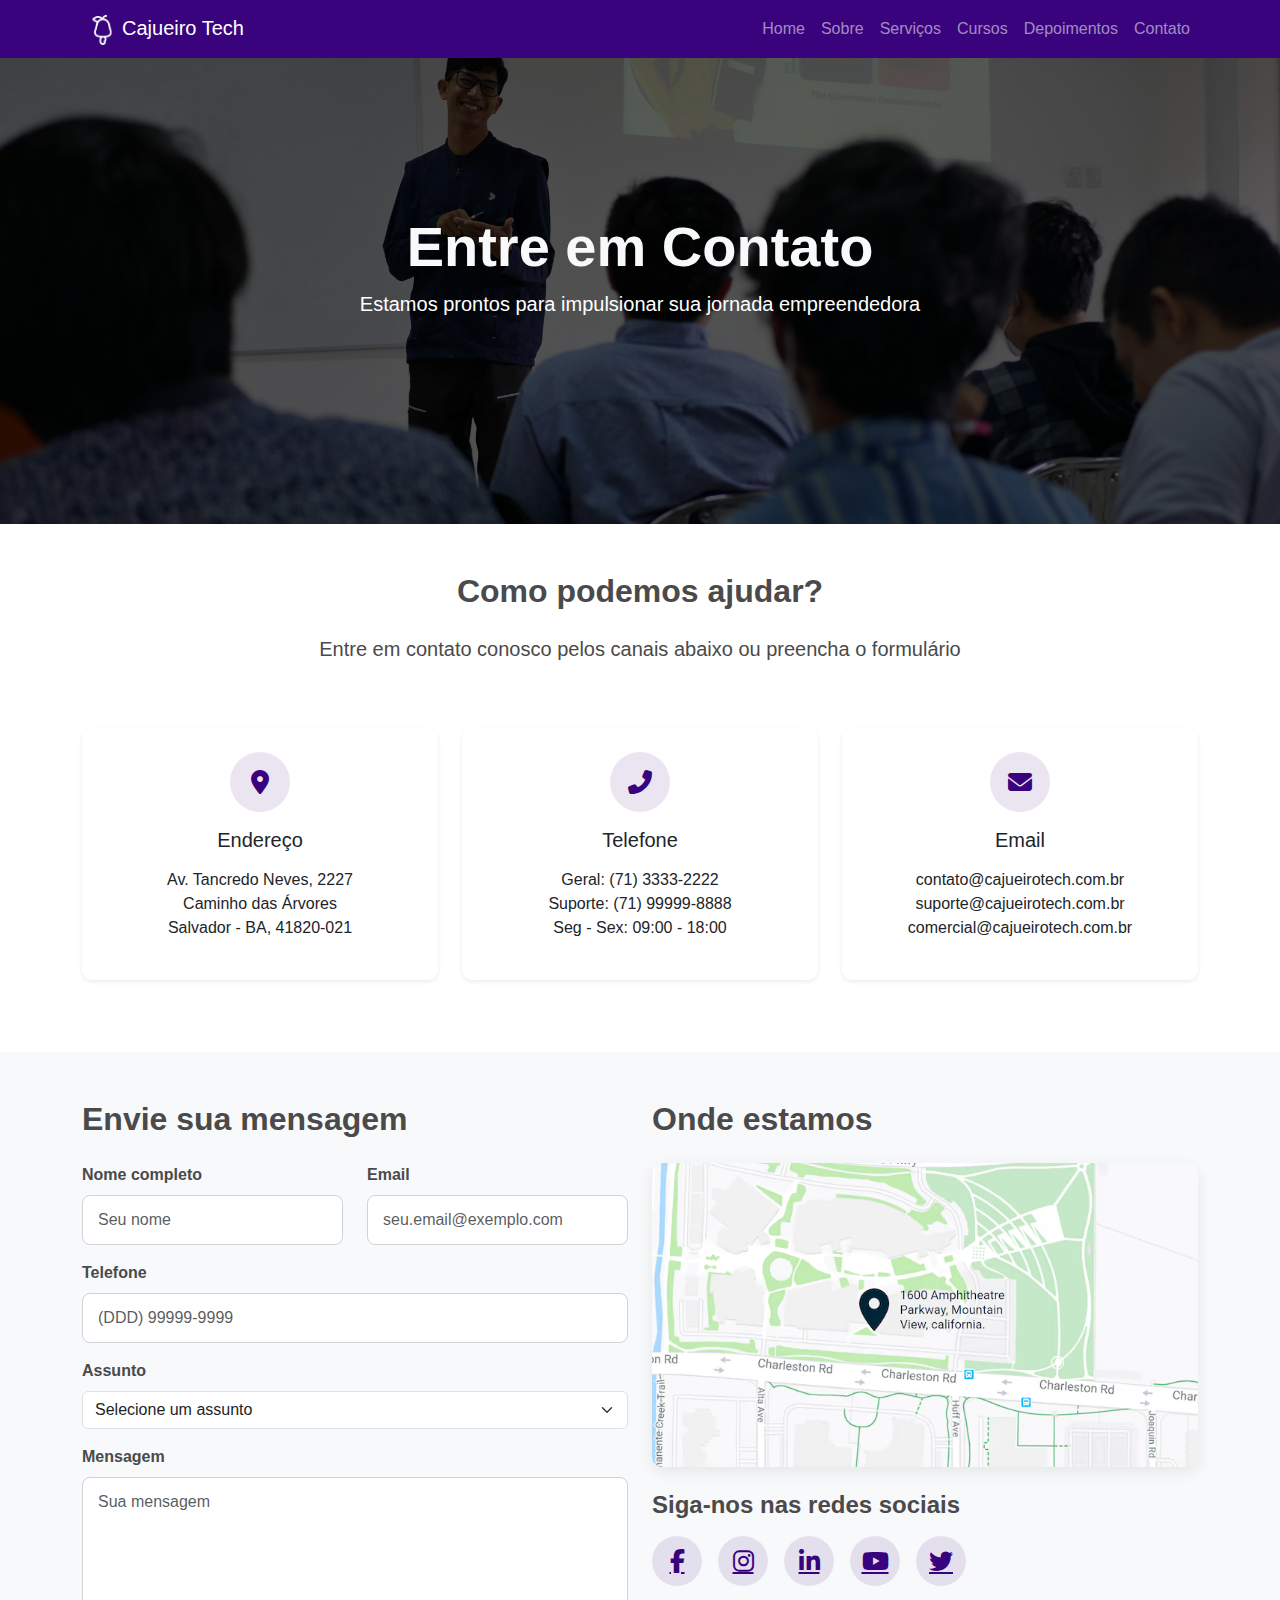
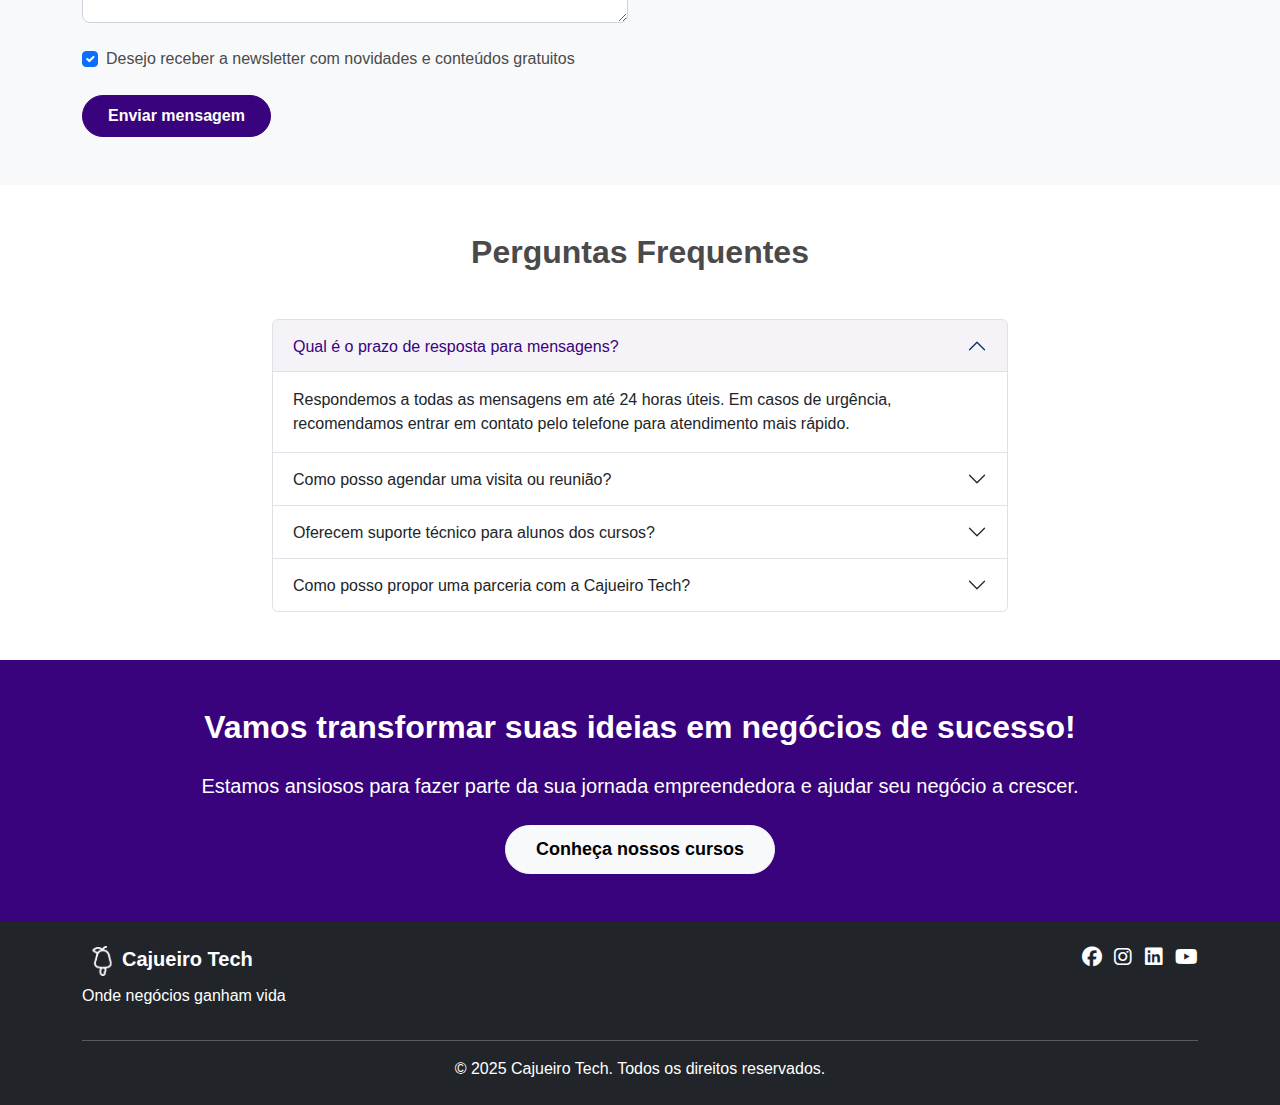
<file: cajueiro saber/pages/contato.html>
<!DOCTYPE html>
<html lang="pt-br">
<head>
    <meta charset="UTF-8">
    <meta name="viewport" content="width=device-width, initial-scale=1.0">
    <title>Contato - Cajueiro Tech</title>
    <link href="https://cdn.jsdelivr.net/npm/bootstrap@5.3.0/dist/css/bootstrap.min.css" rel="stylesheet">
    <link rel="stylesheet" href="https://cdnjs.cloudflare.com/ajax/libs/font-awesome/6.4.0/css/all.min.css">
    <link rel="stylesheet" href="../styles/cursos.css">
    <style>
        .contact-icon {
            width: 60px;
            height: 60px;
            border-radius: 50%;
            background-color: rgba(56, 3, 124, 0.1);
            display: flex;
            align-items: center;
            justify-content: center;
            font-size: 1.5rem;
            color: var(--primary-color);
            margin: 0 auto 1rem;
        }
        
        .contact-card {
            transition: transform 0.3s ease, box-shadow 0.3s ease;
            border-radius: 10px;
            overflow: hidden;
            height: 100%;
        }
        
        .contact-card:hover {
            transform: translateY(-10px);
            box-shadow: 0 10px 20px rgba(0, 0, 0, 0.1) !important;
        }
        
        .form-control {
            border-radius: 8px;
            padding: 12px 15px;
            border: 1px solid #ced4da;
        }
        
        .form-control:focus {
            border-color: var(--primary-color);
            box-shadow: 0 0 0 0.25rem rgba(56, 3, 124, 0.25);
        }
        
        .form-label {
            font-weight: 600;
            margin-bottom: 0.5rem;
        }
        
        .map-container {
            border-radius: 10px;
            overflow: hidden;
            box-shadow: 0 5px 15px rgba(0, 0, 0, 0.08);
        }
        
        .social-contact {
            width: 50px;
            height: 50px;
            display: flex;
            justify-content: center;
            align-items: center;
            background-color: rgba(56, 3, 124, 0.1);
            color: var(--primary-color);
            border-radius: 50%;
            font-size: 1.5rem;
            transition: all 0.3s ease;
        }
        
        .social-contact:hover {
            background-color: var(--primary-color);
            color: white;
            transform: translateY(-5px);
        }
    </style>
</head>
<body>
    <!-- Loading Indicator -->
    <div class="loading">
        <div class="loading-spinner"></div>
    </div>

    <!-- Botão de voltar ao topo -->
    <div class="scroll-top">
        <i class="fas fa-chevron-up"></i>
    </div>

    <!-- Navbar - Alterada para fixed-top -->
    <!-- Navbar - Alterada para fixed-top -->
    <nav class="navbar navbar-expand-lg navbar-dark site-navbar fixed-top">
        <div class="container">
            <a class="navbar-brand" href="index.html">
                <img src="../images/caju.svg" id="logo" alt="Logo Cajueiro">Cajueiro Tech
            </a>
            <button class="navbar-toggler" type="button" data-bs-toggle="collapse" data-bs-target="#navbarNav">
                <span class="navbar-toggler-icon"></span>
            </button>
            <div class="collapse navbar-collapse" id="navbarNav">
                <ul class="navbar-nav ms-auto">
                    <li class="nav-item">
                        <a class="nav-link" href="home.html">Home</a>
                    </li>
                    <li class="nav-item">
                        <a class="nav-link" href="sobre.html">Sobre</a>
                    </li>
                    <li class="nav-item">
                        <a class="nav-link" href="home.html#servicos">Serviços</a>
                    </li>
                    <li class="nav-item">
                        <a class="nav-link" href="cursos.html">Cursos</a>
                    </li>
                    <li class="nav-item">
                        <a class="nav-link" href="home.html#depoimentos">Depoimentos</a>
                    </li>
                    <li class="nav-item active">
                        <a class="nav-link" href="contato.html">Contato</a>
                    </li>
                </ul>
            </div>
        </div>
    </nav>     

    <!-- Header Banner -->
    <header class="page-header hero-banner">
        <div class="overlay"></div>
        <div class="container">
            <div class="banner-content text-center text-white">
                <h1 class="display-4 fw-bold">Entre em Contato</h1>
                <p class="lead">Estamos prontos para impulsionar sua jornada empreendedora</p>
            </div>
        </div>
    </header>

    <!-- Informações de Contato -->
    <section class="contact-info py-5">
        <div class="container">
            <div class="row justify-content-center mb-5">
                <div class="col-lg-8 text-center">
                    <h2 class="fw-bold section-title mb-4">Como podemos ajudar?</h2>
                    <p class="lead section-description">Entre em contato conosco pelos canais abaixo ou preencha o formulário</p>
                </div>
            </div>

            <div class="row">
                <div class="col-md-4 mb-4">
                    <div class="contact-card card h-100 border-0 shadow-sm">
                        <div class="card-body text-center p-4">
                            <div class="contact-icon">
                                <i class="fas fa-map-marker-alt"></i>
                            </div>
                            <h3 class="contact-title h5 mb-3">Endereço</h3>
                            <p class="contact-text mb-0">Av. Tancredo Neves, 2227</p>
                            <p class="contact-text mb-0">Caminho das Árvores</p>
                            <p class="contact-text">Salvador - BA, 41820-021</p>
                        </div>
                    </div>
                </div>

                <div class="col-md-4 mb-4">
                    <div class="contact-card card h-100 border-0 shadow-sm">
                        <div class="card-body text-center p-4">
                            <div class="contact-icon">
                                <i class="fas fa-phone-alt"></i>
                            </div>
                            <h3 class="contact-title h5 mb-3">Telefone</h3>
                            <p class="contact-text mb-0">Geral: (71) 3333-2222</p>
                            <p class="contact-text mb-0">Suporte: (71) 99999-8888</p>
                            <p class="contact-text">Seg - Sex: 09:00 - 18:00</p>
                        </div>
                    </div>
                </div>

                <div class="col-md-4 mb-4">
                    <div class="contact-card card h-100 border-0 shadow-sm">
                        <div class="card-body text-center p-4">
                            <div class="contact-icon">
                                <i class="fas fa-envelope"></i>
                            </div>
                            <h3 class="contact-title h5 mb-3">Email</h3>
                            <p class="contact-text mb-0">contato@cajueirotech.com.br</p>
                            <p class="contact-text mb-0">suporte@cajueirotech.com.br</p>
                            <p class="contact-text">comercial@cajueirotech.com.br</p>
                        </div>
                    </div>
                </div>
            </div>
        </div>
    </section>

    <!-- Formulário de Contato e Mapa -->
    <section class="contact-form-section py-5 bg-light">
        <div class="container">
            <div class="row">
                <div class="col-lg-6 mb-5 mb-lg-0">
                    <h2 class="fw-bold section-title mb-4">Envie sua mensagem</h2>
                    <form id="contactForm">
                        <div class="row">
                            <div class="col-md-6 mb-3">
                                <label for="name" class="form-label">Nome completo</label>
                                <input type="text" class="form-control" id="name" placeholder="Seu nome" required>
                            </div>
                            <div class="col-md-6 mb-3">
                                <label for="email" class="form-label">Email</label>
                                <input type="email" class="form-control" id="email" placeholder="seu.email@exemplo.com" required>
                            </div>
                        </div>
                        <div class="mb-3">
                            <label for="phone" class="form-label">Telefone</label>
                            <input type="tel" class="form-control" id="phone" placeholder="(DDD) 99999-9999">
                        </div>
                        <div class="mb-3">
                            <label for="subject" class="form-label">Assunto</label>
                            <select class="form-select" id="subject" required>
                                <option value="" selected disabled>Selecione um assunto</option>
                                <option value="informacoes">Informações sobre cursos</option>
                                <option value="suporte">Suporte técnico</option>
                                <option value="parcerias">Parcerias</option>
                                <option value="feedbacks">Feedbacks</option>
                                <option value="outros">Outros</option>
                            </select>
                        </div>
                        <div class="mb-4">
                            <label for="message" class="form-label">Mensagem</label>
                            <textarea class="form-control" id="message" rows="5" placeholder="Sua mensagem" required></textarea>
                        </div>
                        <div class="form-check mb-4">
                            <input class="form-check-input" type="checkbox" id="newsletter" checked>
                            <label class="form-check-label" for="newsletter">
                                Desejo receber a newsletter com novidades e conteúdos gratuitos
                            </label>
                        </div>
                        <button type="submit" class="btn btn-cta">Enviar mensagem</button>
                    </form>
                </div>
                <div class="col-lg-6">
                    <h2 class="fw-bold section-title mb-4">Onde estamos</h2>
                    <div class="map-container">
                        <img src="../images/onde estamos.webp" alt="Mapa" class="img-fluid">
                    </div>
                    <div class="mt-4">
                        <h4 class="mb-3">Siga-nos nas redes sociais</h4>
                        <div class="d-flex gap-3">
                            <a href="#" class="social-contact">
                                <i class="fab fa-facebook-f"></i>
                            </a>
                            <a href="#" class="social-contact">
                                <i class="fab fa-instagram"></i>
                            </a>
                            <a href="#" class="social-contact">
                                <i class="fab fa-linkedin-in"></i>
                            </a>
                            <a href="#" class="social-contact">
                                <i class="fab fa-youtube"></i>
                            </a>
                            <a href="#" class="social-contact">
                                <i class="fab fa-twitter"></i>
                            </a>
                        </div>
                    </div>
                </div>
            </div>
        </div>
    </section>

    <!-- Perguntas Frequentes -->
    <section class="faq-section py-5">
        <div class="container">
            <h2 class="faq-title text-center mb-5">Perguntas Frequentes</h2>
            <div class="row justify-content-center">
                <div class="col-lg-8">
                    <div class="accordion faq-accordion" id="faqAccordion">
                        <div class="accordion-item faq-item">
                            <h2 class="accordion-header" id="headingOne">
                                <button class="accordion-button" type="button" data-bs-toggle="collapse" data-bs-target="#collapseOne" aria-expanded="true" aria-controls="collapseOne">
                                    Qual é o prazo de resposta para mensagens?
                                </button>
                            </h2>
                            <div id="collapseOne" class="accordion-collapse collapse show" aria-labelledby="headingOne" data-bs-parent="#faqAccordion">
                                <div class="accordion-body faq-answer">
                                    Respondemos a todas as mensagens em até 24 horas úteis. Em casos de urgência, recomendamos entrar em contato pelo telefone para atendimento mais rápido.
                                </div>
                            </div>
                        </div>
                        
                        <div class="accordion-item faq-item">
                            <h2 class="accordion-header" id="headingTwo">
                                <button class="accordion-button collapsed" type="button" data-bs-toggle="collapse" data-bs-target="#collapseTwo" aria-expanded="false" aria-controls="collapseTwo">
                                    Como posso agendar uma visita ou reunião?
                                </button>
                            </h2>
                            <div id="collapseTwo" class="accordion-collapse collapse" aria-labelledby="headingTwo" data-bs-parent="#faqAccordion">
                                <div class="accordion-body faq-answer">
                                    Você pode agendar uma visita ou reunião preenchendo o formulário de contato e selecionando o assunto "Informações sobre cursos" ou ligando para o nosso telefone comercial. Atendemos com hora marcada de segunda a sexta, das 9h às 18h.
                                </div>
                            </div>
                        </div>
                        
                        <div class="accordion-item faq-item">
                            <h2 class="accordion-header" id="headingThree">
                                <button class="accordion-button collapsed" type="button" data-bs-toggle="collapse" data-bs-target="#collapseThree" aria-expanded="false" aria-controls="collapseThree">
                                    Oferecem suporte técnico para alunos dos cursos?
                                </button>
                            </h2>
                            <div id="collapseThree" class="accordion-collapse collapse" aria-labelledby="headingThree" data-bs-parent="#faqAccordion">
                                <div class="accordion-body faq-answer">
                                    Sim, oferecemos suporte técnico para todos os alunos através do e-mail suporte@cajueirotech.com.br ou pelo telefone (71) 99999-8888. O horário de atendimento é de segunda a sexta, das 9h às 18h.
                                </div>
                            </div>
                        </div>
                        
                        <div class="accordion-item faq-item">
                            <h2 class="accordion-header" id="headingFour">
                                <button class="accordion-button collapsed" type="button" data-bs-toggle="collapse" data-bs-target="#collapseFour" aria-expanded="false" aria-controls="collapseFour">
                                    Como posso propor uma parceria com a Cajueiro Tech?
                                </button>
                            </h2>
                            <div id="collapseFour" class="accordion-collapse collapse" aria-labelledby="headingFour" data-bs-parent="#faqAccordion">
                                <div class="accordion-body faq-answer">
                                    Para propostas de parcerias, por favor, envie um e-mail para comercial@cajueirotech.com.br com os detalhes da proposta ou preencha o formulário de contato selecionando o assunto "Parcerias". Nossa equipe analisará e retornará o contato em até 3 dias úteis.
                                </div>
                            </div>
                        </div>
                    </div>
                </div>
            </div>
        </div>
    </section>

    <!-- CTA Section -->
    <section class="cta-section py-5 site-cta text-white">
        <div class="container text-center">
            <h2 class="cta-title mb-4">Vamos transformar suas ideias em negócios de sucesso!</h2>
            <p class="cta-description lead mb-4">Estamos ansiosos para fazer parte da sua jornada empreendedora e ajudar seu negócio a crescer.</p>
            <a href="cursos.html" class="btn btn-light btn-lg">Conheça nossos cursos</a>
        </div>
    </section>

    <!-- Footer -->
    <footer class="site-footer bg-dark text-white py-4">
        <div class="container">
            <div class="row">
                <div class="col-md-6">
                    <h5 class="footer-title"><img src="../images/caju.svg" id="logo" alt="Logo Cajueiro">Cajueiro Tech</h5>
                    <p class="footer-tagline">Onde negócios ganham vida</p>
                </div>
                <div class="col-md-6 text-md-end">
                    <ul class="footer-social list-inline">
                        <li class="list-inline-item"><a href="#" class="text-white"><i class="fab fa-facebook fa-lg"></i></a></li>
                        <li class="list-inline-item"><a href="#" class="text-white"><i class="fab fa-instagram fa-lg"></i></a></li>
                        <li class="list-inline-item"><a href="#" class="text-white"><i class="fab fa-linkedin fa-lg"></i></a></li>
                        <li class="list-inline-item"><a href="#" class="text-white"><i class="fab fa-youtube fa-lg"></i></a></li>
                    </ul>
                </div>
            </div>
            <hr class="footer-divider">
            <div class="row">
                <div class="col-12 text-center">
                    <p class="footer-copyright mb-0">&copy; 2025 Cajueiro Tech. Todos os direitos reservados.</p>
                </div>
            </div>
        </div>
    </footer>

    <script src="https://cdn.jsdelivr.net/npm/bootstrap@5.3.0/dist/js/bootstrap.bundle.min.js"></script>
    <script>
        // Script para validação do formulário
        document.addEventListener('DOMContentLoaded', function() {
            const form = document.getElementById('contactForm');
            
            if(form) {
                form.addEventListener('submit', function(event) {
                    event.preventDefault();
                    
                    // Aqui você adicionaria a lógica de envio do formulário
                    // Por enquanto, apenas exibimos uma mensagem de sucesso
                    
                    alert('Mensagem enviada com sucesso! Entraremos em contato em breve.');
                    form.reset();
                });
            }
            
            // Efeito de hover nos cards
            const cards = document.querySelectorAll('.contact-card');
            cards.forEach(card => {
                card.addEventListener('mouseenter', function() {
                    this.classList.add('card-hover');
                });
                
                card.addEventListener('mouseleave', function() {
                    this.classList.remove('card-hover');
                });
            });
        });
    </script>
</body>
</html>
</file>
<file: cajueiro saber/styles/cursos.css>
:root {
  --primary-color: rgb(56, 3, 124); /* Roxo como cor principal */
  --secondary-color: #f8ab43; /* Laranja como cor secundária (referência ao cajueiro) */
    --dark-color: #343a40;
    --light-color: #f8f9fa;
}

#logo {
    height: 30px;
    width: 30px;
    margin: 0px 5px;
}


.site-navbar {
  background-color: var(--primary-color);
}

.site-cta {
  background-color: var(--primary-color);
}

.btn-cta {
  background-color: var(--primary-color);
  border-color: var(--primary-color);
  color: white;
  border-radius: 30px;
  padding: 8px 25px;
  font-weight: 600;
  transition: all 0.3s ease;
}

.btn-cta:hover {
  background-color: rgb(90, 44, 150);
  border-color: rgb(90, 44, 150);
}

.btn-outline-cta {
  color: var(--primary-color);
  border-color: var(--primary-color);
  border-radius: 30px;
  padding: 8px 25px;
  font-weight: 600;
  transition: all 0.3s ease;
}

.btn-outline-cta:hover {
  background-color: var(--primary-color);
  border-color: var(--primary-color);
  color: var(--light-color);
}


.page-header {
  position: relative;
  height: 500px;
  background-image: url('../images/banner-cursos.jpg');
  background-size: cover;
  background-position: center;
  background-repeat: no-repeat;
  color: white;
  display: flex;
  align-items: center;
}

.page-header .overlay {
  position: absolute;
  top: 0;
  left: 0;
  width: 100%;
  height: 100%;
  background-color: rgba(0, 0, 0, 0.6);
}

.banner-content {
  position: relative;
  z-index: 1;
}


.course-card {
  border-radius: 12px;
  padding: 10px;
  transition: transform 0.3s ease, box-shadow 0.3s ease;
  border: none;
}

.course-card:hover {
  transform: translateY(-10px);
  box-shadow: 0 10px 20px rgba(0, 0, 0, 0.1) !important;
}


.btn {
  border-radius: 30px;
  padding: 8px 25px;
  font-weight: 600;
  transition: all 0.3s ease;
}


body {
    font-family: 'Segoe UI', Tahoma, Geneva, Verdana, sans-serif;
    color: #4A4A4A;
}

h1, h2, h3, h4, h5, h6 {
    font-weight: 700;
}

.display-4 {
    color: var(--light-color);
}


.course-level {
    background-color: var(--primary-color) !important;
    padding: 6px 12px;
    font-weight: 600;
    font-size: 0.75rem;
    border-radius: 20px;
}

.icon-check {
    color: #28a745;
}

.icon-available {
    color: #28a745;
}

.icon-unavailable {
    color: #dc3545;
}


.table-header {
    background-color: rgba(56, 3, 124, 0.1);
}


.site-footer a {
    text-decoration: none;
    transition: opacity 0.3s ease;
}

.site-footer a:hover {
    opacity: 0.8;
}


.faq-accordion .accordion-button:not(.collapsed) {
    color: var(--primary-color);
    background-color: rgba(56, 3, 124, 0.05);
}

.btn-lg {
    padding: 10px 30px;
    font-size: 1.125rem;
}

.btn-sm {
    padding: 5px 15px;
    font-size: 0.875rem;
}

@media (max-width: 768px) {
.page-header {
    height: 400px;
}

.banner-content h1 {
    font-size: 2rem;
}
}

@media (max-width: 576px) {
.page-header {
    height: 300px;
}
}
</file>
